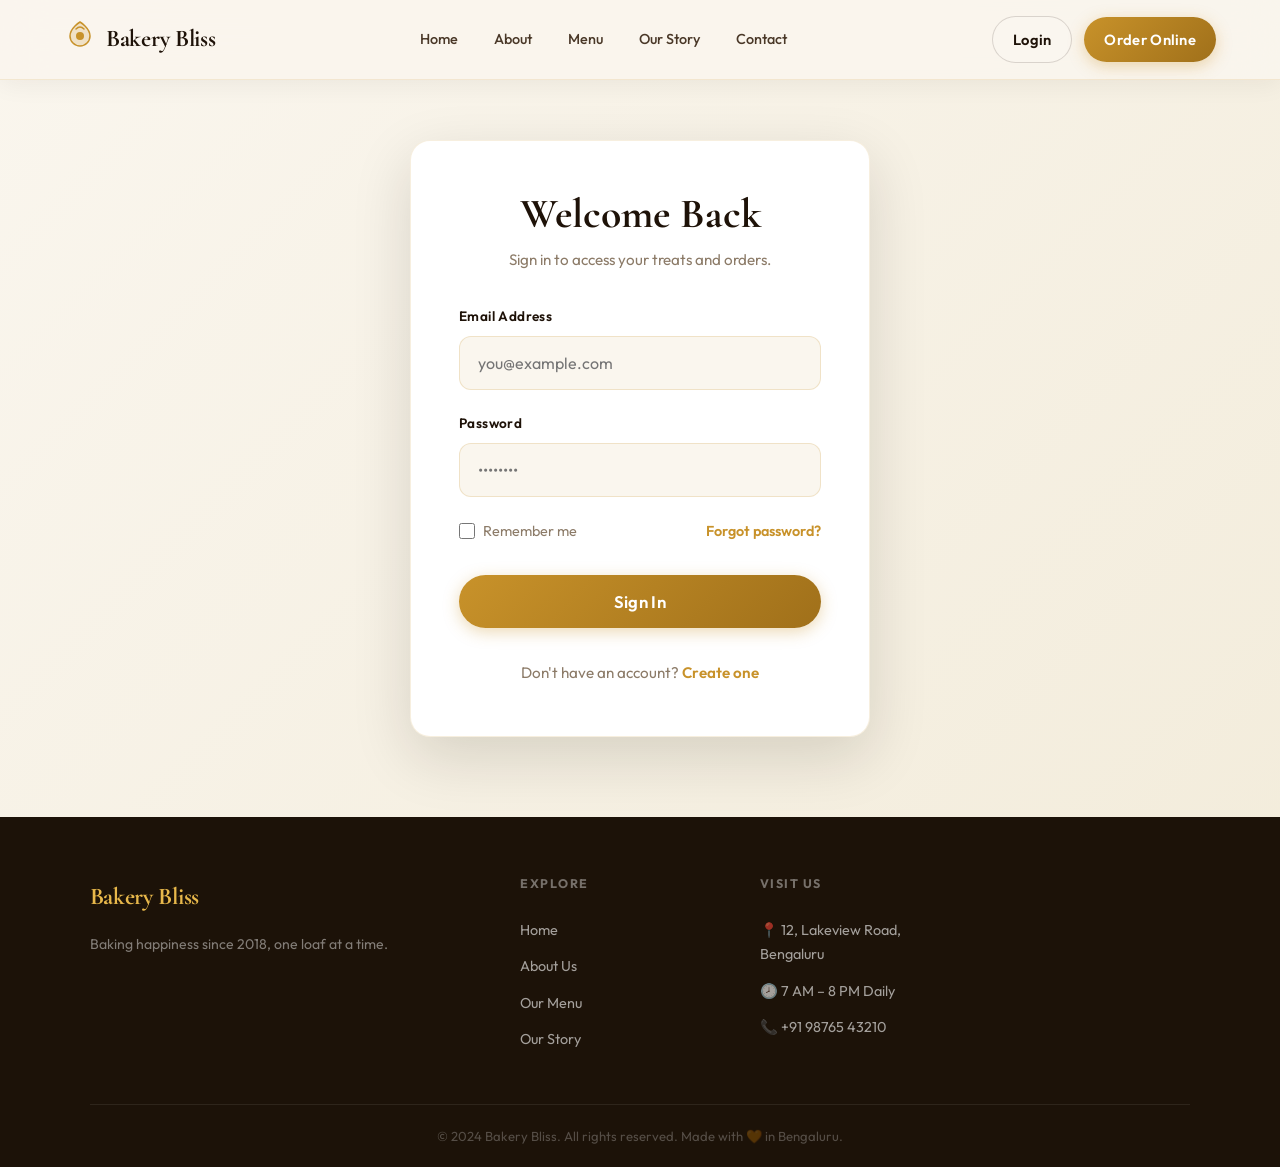
<file: login.html>
<!DOCTYPE html>
<html lang="en">

<head>
    <meta charset="UTF-8">
    <meta name="viewport" content="width=device-width, initial-scale=1.0">
    <title>Sign In | Bakery Bliss</title>
    <meta name="description" content="Sign in to your Bakery Bliss account.">
    <link rel="preconnect" href="https://fonts.googleapis.com">
    <link rel="preconnect" href="https://fonts.gstatic.com" crossorigin>
    <link
        href="https://fonts.googleapis.com/css2?family=Cormorant+Garamond:ital,wght@0,400;0,600;0,700;1,400;1,600&family=Outfit:wght@300;400;500;600;700&display=swap"
        rel="stylesheet">
    <link rel="stylesheet" href="style.css">
</head>

<body class="login-page">

    <!-- Navigation -->
    <header class="navbar scrolled" id="navbar">
        <div class="logo">
            <div class="logo-icon">
                <svg width="32" height="32" viewBox="0 0 32 32" fill="none" xmlns="http://www.w3.org/2000/svg">
                    <path d="M16 3C16 3 6 9 6 17C6 22.5 10.5 27 16 27C21.5 27 26 22.5 26 17C26 9 16 3 16 3Z"
                        fill="#C8922A" opacity="0.2" />
                    <path d="M16 3C16 3 6 9 6 17C6 22.5 10.5 27 16 27C21.5 27 26 22.5 26 17C26 9 16 3 16 3Z"
                        stroke="#C8922A" stroke-width="1.5" fill="none" />
                    <circle cx="16" cy="17" r="4" fill="#C8922A" />
                    <path d="M12 10 Q16 6 20 10" stroke="#C8922A" stroke-width="1.5" fill="none"
                        stroke-linecap="round" />
                </svg>
            </div>
            <a href="index.html" class="logo-text">Bakery Bliss</a>
        </div>
        <nav class="nav-links">
            <a href="index.html">Home</a>
            <a href="index.html#about">About</a>
            <a href="menu.html">Menu</a>
            <a href="index.html#story">Our Story</a>
            <a href="index.html#contact">Contact</a>
        </nav>
        <div class="nav-actions" style="display: flex; gap: 12px; align-items: center;">
            <a href="login.html" class="btn btn-ghost" id="login-btn" style="padding: 10px 20px;">Login</a>
            <a href="menu.html" class="btn btn-primary" id="order-btn" style="padding: 10px 20px;">Order Online</a>
        </div>
        <button class="mobile-menu-btn" id="mobile-menu-btn" aria-label="Open menu">
            <span></span><span></span><span></span>
        </button>
    </header>

    <!-- Mobile Nav -->
    <div class="mobile-nav" id="mobile-nav">
        <a href="index.html">Home</a>
        <a href="index.html#about">About</a>
        <a href="menu.html">Menu</a>
        <a href="index.html#story">Our Story</a>
        <a href="index.html#contact">Contact</a>
        <div style="display: flex; gap: 10px; margin-top: 20px;">
            <a href="login.html" class="btn btn-outline" style="font-size: 1rem;">Login</a>
            <a href="menu.html" class="btn btn-primary" style="font-size: 1rem;">Order Online</a>
        </div>
    </div>

    <!-- Login Section -->
    <section class="auth-section">
        <div class="auth-card">
            <h1 class="auth-title">Welcome Back</h1>
            <p class="auth-subtitle">Sign in to access your treats and orders.</p>

            <form class="auth-form" action="#" method="POST"
                onsubmit="event.preventDefault(); alert('Login functionality coming soon!');">
                <div class="input-group">
                    <label for="email">Email Address</label>
                    <input type="email" id="email" placeholder="you@example.com" required>
                </div>

                <div class="input-group">
                    <label for="password">Password</label>
                    <input type="password" id="password" placeholder="••••••••" required>
                </div>

                <div class="auth-options">
                    <label class="remember-me">
                        <input type="checkbox"> Remember me
                    </label>
                    <a href="#" class="forgot-password">Forgot password?</a>
                </div>

                <button type="submit" class="btn btn-primary btn-full">Sign In</button>
            </form>

            <p class="auth-footer">Don't have an account? <a href="signup.html">Create one</a></p>
        </div>
    </section>

    <!-- Footer -->
    <footer class="footer">
        <div class="footer-inner">
            <div class="footer-brand">
                <span class="logo-text">Bakery Bliss</span>
                <p>Baking happiness since 2018, one loaf at a time.</p>
            </div>
            <div class="footer-links">
                <h4>Explore</h4>
                <a href="index.html">Home</a>
                <a href="index.html#about">About Us</a>
                <a href="menu.html">Our Menu</a>
                <a href="index.html#story">Our Story</a>
            </div>
            <div class="footer-links">
                <h4>Visit Us</h4>
                <a href="#">📍 12, Lakeview Road, Bengaluru</a>
                <a href="#">🕗 7 AM – 8 PM Daily</a>
                <a href="#">📞 +91 98765 43210</a>
            </div>
        </div>
        <div class="footer-bottom">
            <p>© 2024 Bakery Bliss. All rights reserved. Made with 🧡 in Bengaluru.</p>
        </div>
    </footer>

    <script>
        // Mobile menu
        const mobileBtn = document.getElementById('mobile-menu-btn');
        const mobileNav = document.getElementById('mobile-nav');
        mobileBtn.addEventListener('click', () => {
            mobileNav.classList.toggle('open');
            mobileBtn.classList.toggle('active');
        });
    </script>
</body>

</html>
</file>
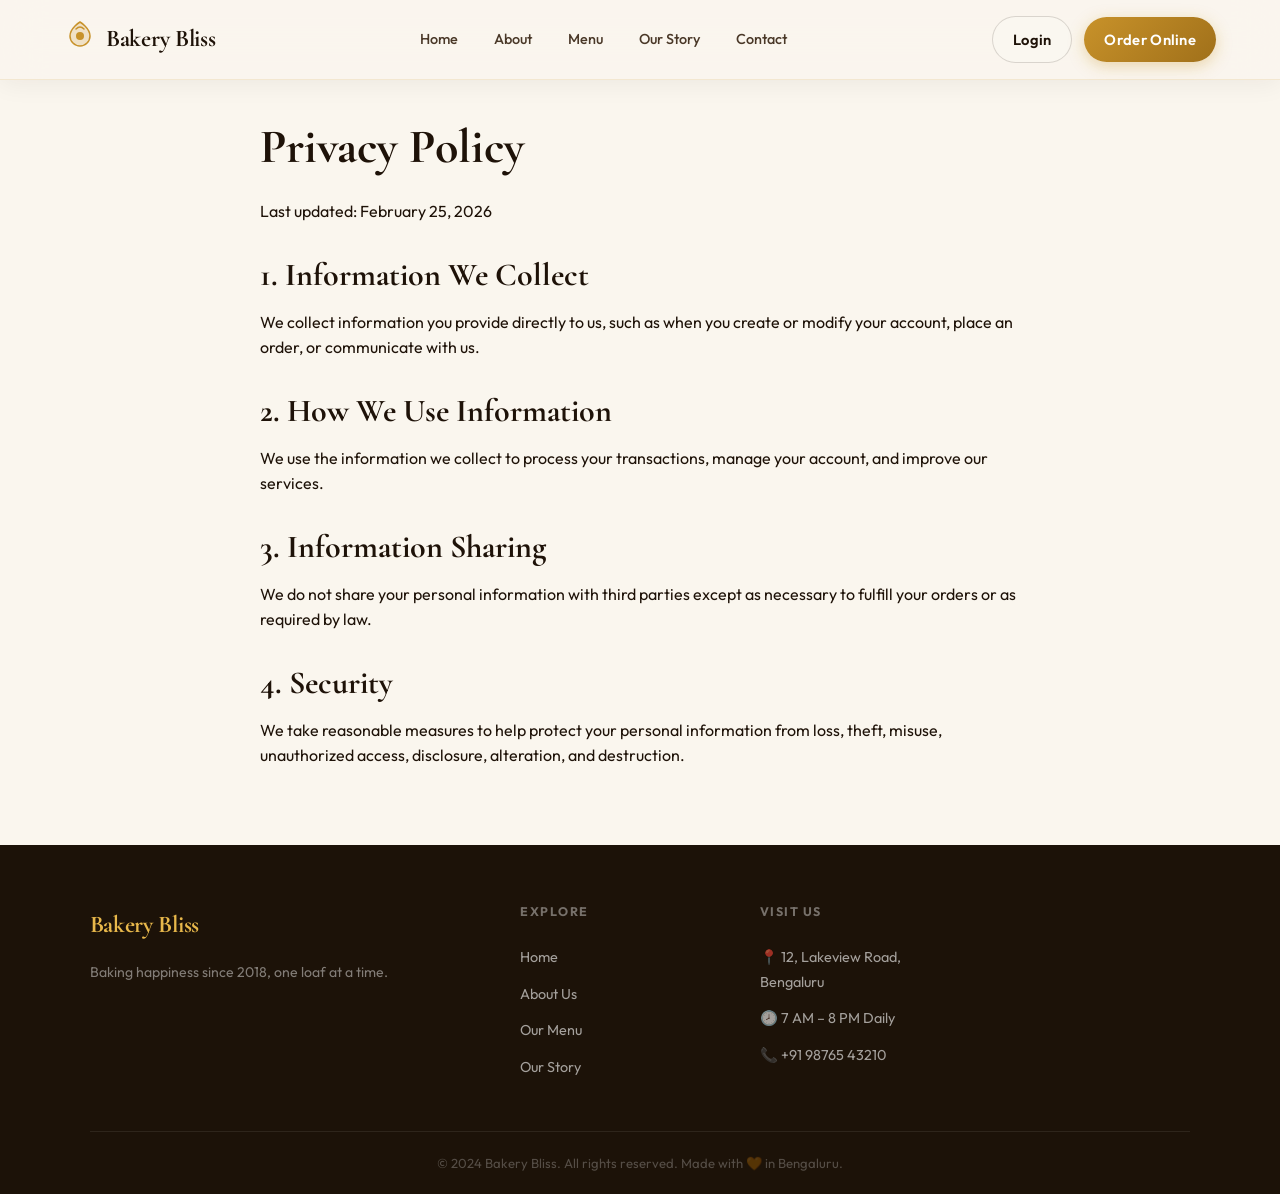
<file: privacy.html>
<!DOCTYPE html>
<html lang="en">

<head>
    <meta charset="UTF-8">
    <meta name="viewport" content="width=device-width, initial-scale=1.0">
    <title>Privacy Policy | Bakery Bliss</title>
    <meta name="description" content="Privacy Policy for Bakery Bliss.">
    <link rel="preconnect" href="https://fonts.googleapis.com">
    <link rel="preconnect" href="https://fonts.gstatic.com" crossorigin>
    <link
        href="https://fonts.googleapis.com/css2?family=Cormorant+Garamond:ital,wght@0,400;0,600;0,700;1,400;1,600&family=Outfit:wght@300;400;500;600;700&display=swap"
        rel="stylesheet">
    <link rel="stylesheet" href="style.css">
</head>

<body>
    <!-- Navigation -->
    <header class="navbar scrolled" id="navbar">
        <div class="logo">
            <div class="logo-icon">
                <svg width="32" height="32" viewBox="0 0 32 32" fill="none" xmlns="http://www.w3.org/2000/svg">
                    <path d="M16 3C16 3 6 9 6 17C6 22.5 10.5 27 16 27C21.5 27 26 22.5 26 17C26 9 16 3 16 3Z"
                        fill="#C8922A" opacity="0.2" />
                    <path d="M16 3C16 3 6 9 6 17C6 22.5 10.5 27 16 27C21.5 27 26 22.5 26 17C26 9 16 3 16 3Z"
                        stroke="#C8922A" stroke-width="1.5" fill="none" />
                    <circle cx="16" cy="17" r="4" fill="#C8922A" />
                    <path d="M12 10 Q16 6 20 10" stroke="#C8922A" stroke-width="1.5" fill="none"
                        stroke-linecap="round" />
                </svg>
            </div>
            <a href="index.html" class="logo-text">Bakery Bliss</a>
        </div>
        <nav class="nav-links">
            <a href="index.html">Home</a>
            <a href="index.html#about">About</a>
            <a href="menu.html">Menu</a>
            <a href="index.html#story">Our Story</a>
            <a href="index.html#contact">Contact</a>
        </nav>
        <div class="nav-actions" style="display: flex; gap: 12px; align-items: center;">
            <a href="login.html" class="btn btn-ghost" id="login-btn" style="padding: 10px 20px;">Login</a>
            <a href="menu.html" class="btn btn-primary" id="order-btn" style="padding: 10px 20px;">Order Online</a>
        </div>
        <button class="mobile-menu-btn" id="mobile-menu-btn" aria-label="Open menu">
            <span></span><span></span><span></span>
        </button>
    </header>

    <!-- Mobile Nav -->
    <div class="mobile-nav" id="mobile-nav">
        <a href="index.html">Home</a>
        <a href="index.html#about">About</a>
        <a href="menu.html">Menu</a>
        <a href="index.html#story">Our Story</a>
        <a href="index.html#contact">Contact</a>
        <div style="display: flex; gap: 10px; margin-top: 20px;">
            <a href="login.html" class="btn btn-outline" style="font-size: 1rem;">Login</a>
            <a href="menu.html" class="btn btn-primary" style="font-size: 1rem;">Order Online</a>
        </div>
    </div>

    <!-- Main Content -->
    <main style="padding: 120px 20px 60px; max-width: 800px; margin: 0 auto; line-height: 1.6;">
        <h1
            style="font-family: 'Cormorant Garamond', serif; font-size: 3rem; color: var(--text-dark); margin-bottom: 24px;">
            Privacy Policy</h1>
        <p style="color: var(--text-color); margin-bottom: 24px;">Last updated: February 25, 2026</p>

        <h2
            style="font-family: 'Cormorant Garamond', serif; font-size: 2rem; color: var(--text-dark); margin-top: 32px; margin-bottom: 16px;">
            1. Information We Collect</h2>
        <p style="color: var(--text-color); margin-bottom: 16px;">We collect information you provide directly to us,
            such as when you create or modify your account, place an order, or communicate with us.</p>

        <h2
            style="font-family: 'Cormorant Garamond', serif; font-size: 2rem; color: var(--text-dark); margin-top: 32px; margin-bottom: 16px;">
            2. How We Use Information</h2>
        <p style="color: var(--text-color); margin-bottom: 16px;">We use the information we collect to process your
            transactions, manage your account, and improve our services.</p>

        <h2
            style="font-family: 'Cormorant Garamond', serif; font-size: 2rem; color: var(--text-dark); margin-top: 32px; margin-bottom: 16px;">
            3. Information Sharing</h2>
        <p style="color: var(--text-color); margin-bottom: 16px;">We do not share your personal information with third
            parties except as necessary to fulfill your orders or as required by law.</p>

        <h2
            style="font-family: 'Cormorant Garamond', serif; font-size: 2rem; color: var(--text-dark); margin-top: 32px; margin-bottom: 16px;">
            4. Security</h2>
        <p style="color: var(--text-color); margin-bottom: 16px;">We take reasonable measures to help protect your
            personal information from loss, theft, misuse, unauthorized access, disclosure, alteration, and destruction.
        </p>
    </main>

    <!-- Footer -->
    <footer class="footer">
        <div class="footer-inner">
            <div class="footer-brand">
                <span class="logo-text">Bakery Bliss</span>
                <p>Baking happiness since 2018, one loaf at a time.</p>
            </div>
            <div class="footer-links">
                <h4>Explore</h4>
                <a href="index.html">Home</a>
                <a href="index.html#about">About Us</a>
                <a href="menu.html">Our Menu</a>
                <a href="index.html#story">Our Story</a>
            </div>
            <div class="footer-links">
                <h4>Visit Us</h4>
                <a href="#">📍 12, Lakeview Road, Bengaluru</a>
                <a href="#">🕗 7 AM – 8 PM Daily</a>
                <a href="#">📞 +91 98765 43210</a>
            </div>
        </div>
        <div class="footer-bottom">
            <p>© 2024 Bakery Bliss. All rights reserved. Made with 🧡 in Bengaluru.</p>
        </div>
    </footer>

    <script>
        // Mobile menu
        const mobileBtn = document.getElementById('mobile-menu-btn');
        const mobileNav = document.getElementById('mobile-nav');
        mobileBtn.addEventListener('click', () => {
            mobileNav.classList.toggle('open');
            mobileBtn.classList.toggle('active');
        });
    </script>
</body>

</html>
</file>
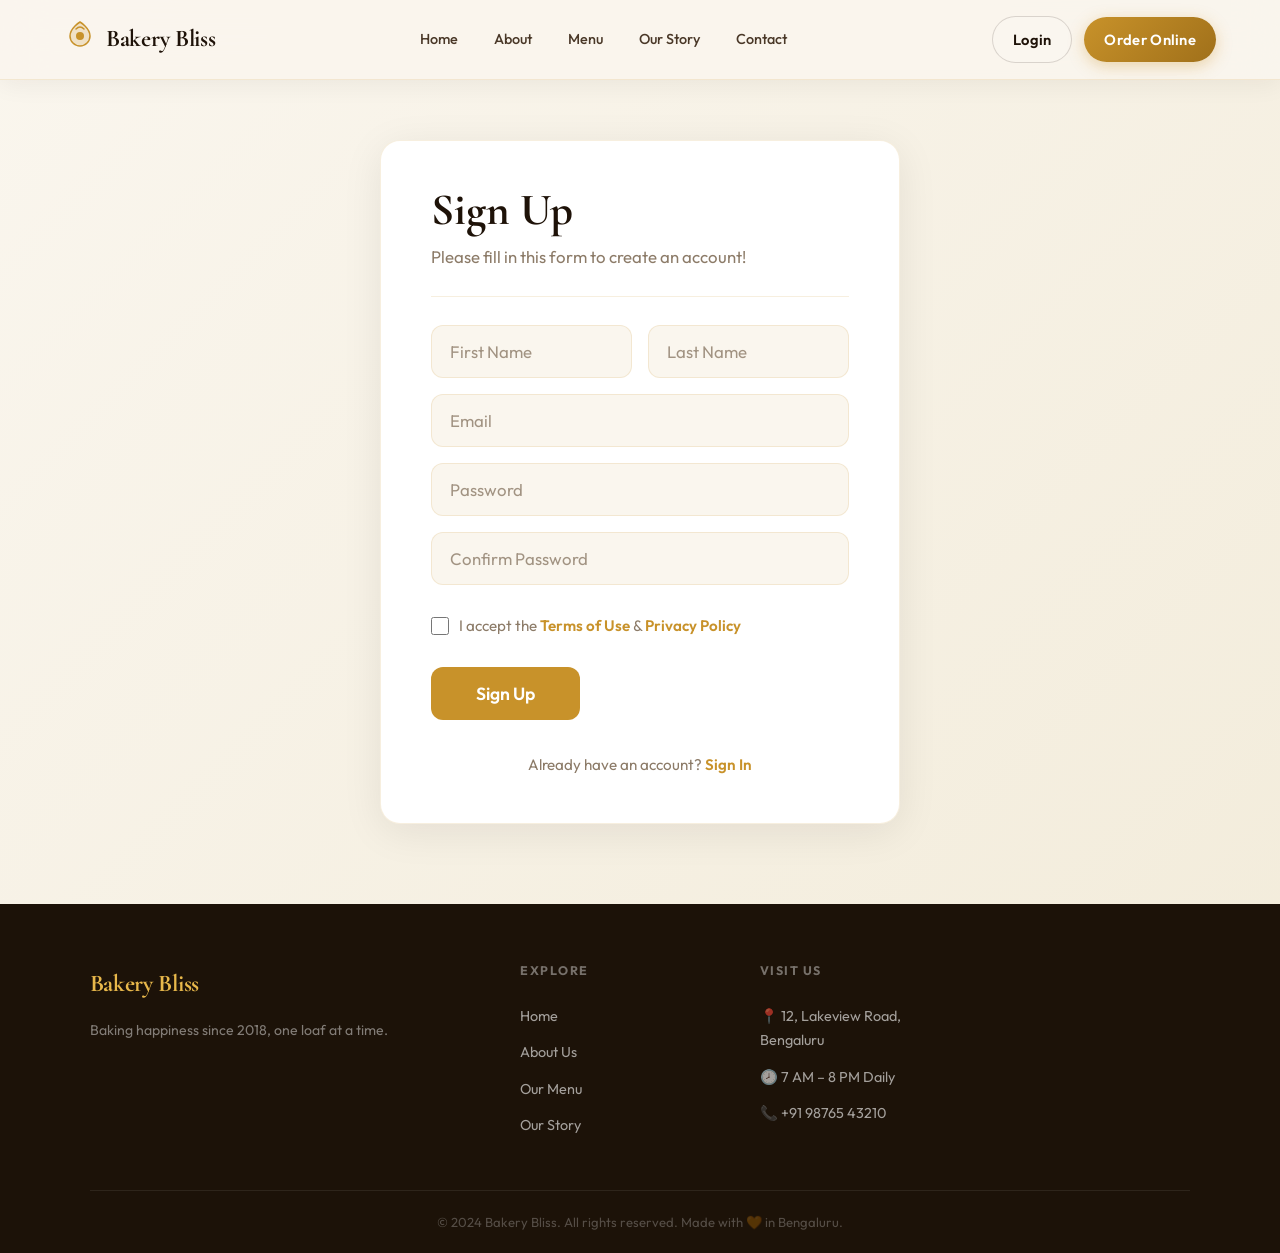
<file: signup.html>
<!DOCTYPE html>
<html lang="en">

<head>
    <meta charset="UTF-8">
    <meta name="viewport" content="width=device-width, initial-scale=1.0">
    <title>Create Account | Bakery Bliss</title>
    <meta name="description" content="Create a new Bakery Bliss account to order online.">
    <link rel="preconnect" href="https://fonts.googleapis.com">
    <link rel="preconnect" href="https://fonts.gstatic.com" crossorigin>
    <link
        href="https://fonts.googleapis.com/css2?family=Cormorant+Garamond:ital,wght@0,400;0,600;0,700;1,400;1,600&family=Outfit:wght@300;400;500;600;700&display=swap"
        rel="stylesheet">
    <link rel="stylesheet" href="style.css">
</head>

<body class="login-page">

    <!-- Navigation -->
    <header class="navbar scrolled" id="navbar">
        <div class="logo">
            <div class="logo-icon">
                <svg width="32" height="32" viewBox="0 0 32 32" fill="none" xmlns="http://www.w3.org/2000/svg">
                    <path d="M16 3C16 3 6 9 6 17C6 22.5 10.5 27 16 27C21.5 27 26 22.5 26 17C26 9 16 3 16 3Z"
                        fill="#C8922A" opacity="0.2" />
                    <path d="M16 3C16 3 6 9 6 17C6 22.5 10.5 27 16 27C21.5 27 26 22.5 26 17C26 9 16 3 16 3Z"
                        stroke="#C8922A" stroke-width="1.5" fill="none" />
                    <circle cx="16" cy="17" r="4" fill="#C8922A" />
                    <path d="M12 10 Q16 6 20 10" stroke="#C8922A" stroke-width="1.5" fill="none"
                        stroke-linecap="round" />
                </svg>
            </div>
            <a href="index.html" class="logo-text">Bakery Bliss</a>
        </div>
        <nav class="nav-links">
            <a href="index.html">Home</a>
            <a href="index.html#about">About</a>
            <a href="menu.html">Menu</a>
            <a href="index.html#story">Our Story</a>
            <a href="index.html#contact">Contact</a>
        </nav>
        <div class="nav-actions" style="display: flex; gap: 12px; align-items: center;">
            <a href="login.html" class="btn btn-ghost" id="login-btn" style="padding: 10px 20px;">Login</a>
            <a href="menu.html" class="btn btn-primary" id="order-btn" style="padding: 10px 20px;">Order Online</a>
        </div>
        <button class="mobile-menu-btn" id="mobile-menu-btn" aria-label="Open menu">
            <span></span><span></span><span></span>
        </button>
    </header>

    <!-- Mobile Nav -->
    <div class="mobile-nav" id="mobile-nav">
        <a href="index.html">Home</a>
        <a href="index.html#about">About</a>
        <a href="menu.html">Menu</a>
        <a href="index.html#story">Our Story</a>
        <a href="index.html#contact">Contact</a>
        <div style="display: flex; gap: 10px; margin-top: 20px;">
            <a href="login.html" class="btn btn-outline" style="font-size: 1rem;">Login</a>
            <a href="menu.html" class="btn btn-primary" style="font-size: 1rem;">Order Online</a>
        </div>
    </div>

    <!-- Sign Up Section -->
    <section class="auth-section">
        <div class="ref-signup-card">
            <h1 class="ref-signup-title">Sign Up</h1>
            <p class="ref-signup-subtitle">Please fill in this form to create an account!</p>

            <div class="ref-signup-divider"></div>

            <form action="#" method="POST"
                onsubmit="event.preventDefault(); alert('Sign up functionality coming soon!');">
                <div class="ref-input-row">
                    <div>
                        <input type="text" class="ref-input" placeholder="First Name" required>
                    </div>
                    <div>
                        <input type="text" class="ref-input" placeholder="Last Name" required>
                    </div>
                </div>

                <div class="ref-form-group">
                    <input type="email" class="ref-input" placeholder="Email" required>
                </div>

                <div class="ref-form-group">
                    <input type="password" class="ref-input" placeholder="Password" required>
                </div>

                <div class="ref-form-group">
                    <input type="password" class="ref-input" placeholder="Confirm Password" required>
                </div>

                <div class="ref-checkbox-group">
                    <input type="checkbox" id="terms" required>
                    <label for="terms">I accept the <a href="terms.html">Terms of Use</a> & <a
                            href="privacy.html">Privacy Policy</a></label>
                </div>

                <button type="submit" class="ref-btn">Sign Up</button>
            </form>

            <div style="margin-top: 32px; font-size: 0.95rem; color: var(--text-muted); text-align: center;">
                Already have an account? <a href="login.html"
                    style="color: var(--gold); font-weight: 600; text-decoration: none;">Sign In</a>
            </div>
        </div>
    </section>

    <!-- Footer -->
    <footer class="footer">
        <div class="footer-inner">
            <div class="footer-brand">
                <span class="logo-text">Bakery Bliss</span>
                <p>Baking happiness since 2018, one loaf at a time.</p>
            </div>
            <div class="footer-links">
                <h4>Explore</h4>
                <a href="index.html">Home</a>
                <a href="index.html#about">About Us</a>
                <a href="menu.html">Our Menu</a>
                <a href="index.html#story">Our Story</a>
            </div>
            <div class="footer-links">
                <h4>Visit Us</h4>
                <a href="#">📍 12, Lakeview Road, Bengaluru</a>
                <a href="#">🕗 7 AM – 8 PM Daily</a>
                <a href="#">📞 +91 98765 43210</a>
            </div>
        </div>
        <div class="footer-bottom">
            <p>© 2024 Bakery Bliss. All rights reserved. Made with 🧡 in Bengaluru.</p>
        </div>
    </footer>

    <script>
        // Mobile menu
        const mobileBtn = document.getElementById('mobile-menu-btn');
        const mobileNav = document.getElementById('mobile-nav');
        mobileBtn.addEventListener('click', () => {
            mobileNav.classList.toggle('open');
            mobileBtn.classList.toggle('active');
        });
    </script>
</body>

</html>
</file>
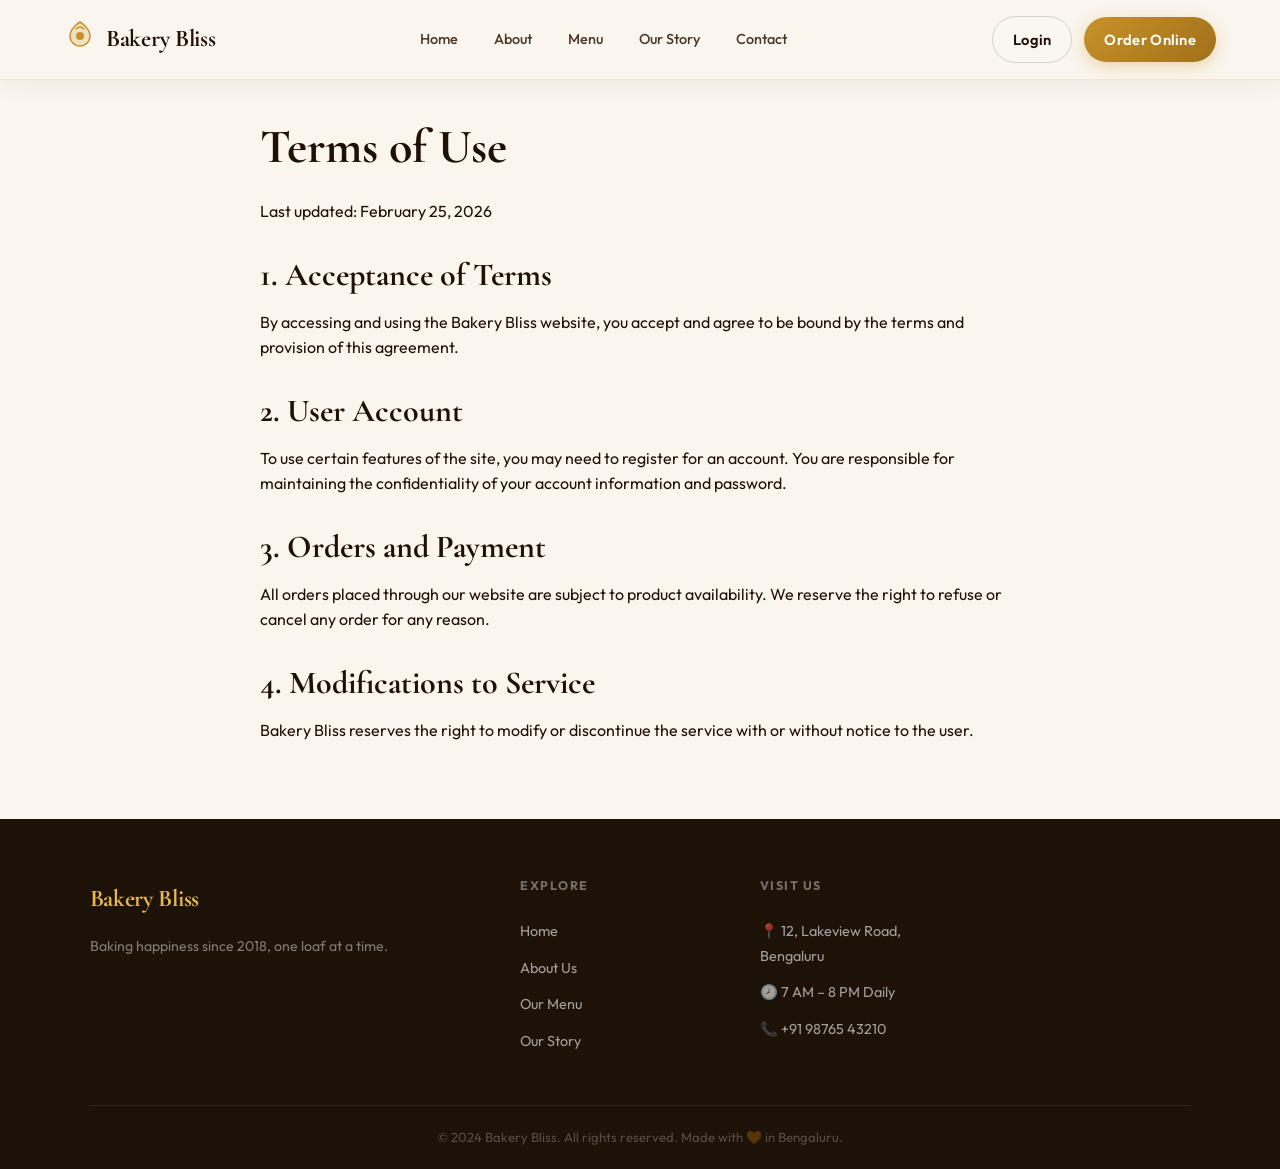
<file: terms.html>
<!DOCTYPE html>
<html lang="en">

<head>
    <meta charset="UTF-8">
    <meta name="viewport" content="width=device-width, initial-scale=1.0">
    <title>Terms of Use | Bakery Bliss</title>
    <meta name="description" content="Terms of Use for Bakery Bliss.">
    <link rel="preconnect" href="https://fonts.googleapis.com">
    <link rel="preconnect" href="https://fonts.gstatic.com" crossorigin>
    <link
        href="https://fonts.googleapis.com/css2?family=Cormorant+Garamond:ital,wght@0,400;0,600;0,700;1,400;1,600&family=Outfit:wght@300;400;500;600;700&display=swap"
        rel="stylesheet">
    <link rel="stylesheet" href="style.css">
</head>

<body>
    <!-- Navigation -->
    <header class="navbar scrolled" id="navbar">
        <div class="logo">
            <div class="logo-icon">
                <svg width="32" height="32" viewBox="0 0 32 32" fill="none" xmlns="http://www.w3.org/2000/svg">
                    <path d="M16 3C16 3 6 9 6 17C6 22.5 10.5 27 16 27C21.5 27 26 22.5 26 17C26 9 16 3 16 3Z"
                        fill="#C8922A" opacity="0.2" />
                    <path d="M16 3C16 3 6 9 6 17C6 22.5 10.5 27 16 27C21.5 27 26 22.5 26 17C26 9 16 3 16 3Z"
                        stroke="#C8922A" stroke-width="1.5" fill="none" />
                    <circle cx="16" cy="17" r="4" fill="#C8922A" />
                    <path d="M12 10 Q16 6 20 10" stroke="#C8922A" stroke-width="1.5" fill="none"
                        stroke-linecap="round" />
                </svg>
            </div>
            <a href="index.html" class="logo-text">Bakery Bliss</a>
        </div>
        <nav class="nav-links">
            <a href="index.html">Home</a>
            <a href="index.html#about">About</a>
            <a href="menu.html">Menu</a>
            <a href="index.html#story">Our Story</a>
            <a href="index.html#contact">Contact</a>
        </nav>
        <div class="nav-actions" style="display: flex; gap: 12px; align-items: center;">
            <a href="login.html" class="btn btn-ghost" id="login-btn" style="padding: 10px 20px;">Login</a>
            <a href="menu.html" class="btn btn-primary" id="order-btn" style="padding: 10px 20px;">Order Online</a>
        </div>
        <button class="mobile-menu-btn" id="mobile-menu-btn" aria-label="Open menu">
            <span></span><span></span><span></span>
        </button>
    </header>

    <!-- Mobile Nav -->
    <div class="mobile-nav" id="mobile-nav">
        <a href="index.html">Home</a>
        <a href="index.html#about">About</a>
        <a href="menu.html">Menu</a>
        <a href="index.html#story">Our Story</a>
        <a href="index.html#contact">Contact</a>
        <div style="display: flex; gap: 10px; margin-top: 20px;">
            <a href="login.html" class="btn btn-outline" style="font-size: 1rem;">Login</a>
            <a href="menu.html" class="btn btn-primary" style="font-size: 1rem;">Order Online</a>
        </div>
    </div>

    <!-- Main Content -->
    <main style="padding: 120px 20px 60px; max-width: 800px; margin: 0 auto; line-height: 1.6;">
        <h1 style="font-family: 'Cormorant Garamond', serif; font-size: 3rem; color: var(--text-dark); margin-bottom: 24px;">Terms of Use</h1>
        <p style="color: var(--text-color); margin-bottom: 24px;">Last updated: February 25, 2026</p>
        
        <h2 style="font-family: 'Cormorant Garamond', serif; font-size: 2rem; color: var(--text-dark); margin-top: 32px; margin-bottom: 16px;">1. Acceptance of Terms</h2>
        <p style="color: var(--text-color); margin-bottom: 16px;">By accessing and using the Bakery Bliss website, you accept and agree to be bound by the terms and provision of this agreement.</p>
        
        <h2 style="font-family: 'Cormorant Garamond', serif; font-size: 2rem; color: var(--text-dark); margin-top: 32px; margin-bottom: 16px;">2. User Account</h2>
        <p style="color: var(--text-color); margin-bottom: 16px;">To use certain features of the site, you may need to register for an account. You are responsible for maintaining the confidentiality of your account information and password.</p>
        
        <h2 style="font-family: 'Cormorant Garamond', serif; font-size: 2rem; color: var(--text-dark); margin-top: 32px; margin-bottom: 16px;">3. Orders and Payment</h2>
        <p style="color: var(--text-color); margin-bottom: 16px;">All orders placed through our website are subject to product availability. We reserve the right to refuse or cancel any order for any reason.</p>
        
        <h2 style="font-family: 'Cormorant Garamond', serif; font-size: 2rem; color: var(--text-dark); margin-top: 32px; margin-bottom: 16px;">4. Modifications to Service</h2>
        <p style="color: var(--text-color); margin-bottom: 16px;">Bakery Bliss reserves the right to modify or discontinue the service with or without notice to the user.</p>
    </main>

    <!-- Footer -->
    <footer class="footer">
        <div class="footer-inner">
            <div class="footer-brand">
                <span class="logo-text">Bakery Bliss</span>
                <p>Baking happiness since 2018, one loaf at a time.</p>
            </div>
            <div class="footer-links">
                <h4>Explore</h4>
                <a href="index.html">Home</a>
                <a href="index.html#about">About Us</a>
                <a href="menu.html">Our Menu</a>
                <a href="index.html#story">Our Story</a>
            </div>
            <div class="footer-links">
                <h4>Visit Us</h4>
                <a href="#">📍 12, Lakeview Road, Bengaluru</a>
                <a href="#">🕗 7 AM – 8 PM Daily</a>
                <a href="#">📞 +91 98765 43210</a>
            </div>
        </div>
        <div class="footer-bottom">
            <p>© 2024 Bakery Bliss. All rights reserved. Made with 🧡 in Bengaluru.</p>
        </div>
    </footer>

    <script>
        // Mobile menu
        const mobileBtn = document.getElementById('mobile-menu-btn');
        const mobileNav = document.getElementById('mobile-nav');
        mobileBtn.addEventListener('click', () => {
            mobileNav.classList.toggle('open');
            mobileBtn.classList.toggle('active');
        });
    </script>
</body>

</html>
</file>
<file: style.css>
/* ============================================================
   BAKERY BLISS — Luxury Design System
   ============================================================ */

/* ---- Fonts & Variables ---- */
:root {
    --gold: #C8922A;
    --gold-light: #E8B84B;
    --gold-dim: rgba(200, 146, 42, 0.15);
    --cream: #FAF6EE;
    --cream-dark: #F2EBD9;
    --brown-dark: #1C1208;
    --brown-mid: #3D2B0E;
    --text-dark: #1E1208;
    --text-mid: #4A3828;
    --text-muted: #8C7B68;
    --white: #FFFFFF;
    --card-bg: #FFFFFF;
    --border: rgba(200, 146, 42, 0.15);

    --font-display: 'Cormorant Garamond', Georgia, serif;
    --font-body: 'Outfit', sans-serif;

    --radius-sm: 12px;
    --radius-md: 20px;
    --radius-lg: 32px;
    --shadow-card: 0 8px 40px rgba(28, 18, 8, 0.08);
    --shadow-hover: 0 20px 60px rgba(28, 18, 8, 0.14);

    --transition: all 0.35s cubic-bezier(0.4, 0, 0.2, 1);
}

/* ---- Reset ---- */
*,
*::before,
*::after {
    margin: 0;
    padding: 0;
    box-sizing: border-box;
}

html {
    scroll-behavior: smooth;
}

body {
    font-family: var(--font-body);
    background-color: var(--cream);
    color: var(--text-dark);
    line-height: 1.7;
    overflow-x: hidden;
}

img {
    display: block;
    width: 100%;
    object-fit: cover;
}

a {
    text-decoration: none;
    color: inherit;
    transition: var(--transition);
}

/* ============================================================
   TYPOGRAPHY
   ============================================================ */
h1,
h2,
h3,
h4 {
    font-family: var(--font-display);
    font-weight: 700;
    line-height: 1.15;
}

.section-eyebrow {
    font-family: var(--font-body);
    font-size: 0.8rem;
    font-weight: 600;
    letter-spacing: 0.18em;
    text-transform: uppercase;
    color: var(--gold);
    margin-bottom: 12px;
    display: block;
}

.section-title {
    font-size: clamp(2.4rem, 4vw, 3.4rem);
    color: var(--text-dark);
    letter-spacing: -0.5px;
}

em {
    font-style: italic;
    color: var(--gold);
}

/* ============================================================
   BUTTONS
   ============================================================ */
.btn {
    display: inline-flex;
    align-items: center;
    gap: 8px;
    padding: 12px 28px;
    border-radius: 50px;
    font-family: var(--font-body);
    font-weight: 600;
    font-size: 0.92rem;
    cursor: pointer;
    border: none;
    transition: var(--transition);
    letter-spacing: 0.02em;
    white-space: nowrap;
}

.btn-primary {
    background: linear-gradient(135deg, var(--gold) 0%, #A0701A 100%);
    color: var(--white);
    box-shadow: 0 4px 16px rgba(200, 146, 42, 0.35);
}

.btn-primary:hover {
    transform: translateY(-2px);
    box-shadow: 0 8px 28px rgba(200, 146, 42, 0.45);
}

.btn-outline {
    background: transparent;
    color: var(--gold);
    border: 1.5px solid var(--gold);
}

.btn-outline:hover {
    background: var(--gold-dim);
    transform: translateY(-2px);
}

.btn-ghost {
    background: rgba(255, 255, 255, 0.12);
    color: var(--text-dark);
    border: 1.5px solid rgba(28, 18, 8, 0.15);
}

.btn-ghost:hover {
    background: rgba(28, 18, 8, 0.05);
    transform: translateY(-2px);
}

.btn-gold {
    background: linear-gradient(135deg, var(--gold-light) 0%, var(--gold) 100%);
    color: var(--brown-dark);
    font-weight: 700;
    box-shadow: 0 4px 20px rgba(232, 184, 75, 0.4);
}

.btn-gold:hover {
    transform: translateY(-2px);
    box-shadow: 0 8px 32px rgba(232, 184, 75, 0.55);
}

.btn-large {
    padding: 16px 40px;
    font-size: 1rem;
}

.btn-sm {
    padding: 8px 18px;
    font-size: 0.82rem;
}

/* ============================================================
   NAVBAR
   ============================================================ */
.navbar {
    position: fixed;
    top: 0;
    left: 0;
    right: 0;
    z-index: 1000;
    display: flex;
    align-items: center;
    justify-content: space-between;
    padding: 22px 5%;
    transition: var(--transition);
}

.navbar.scrolled {
    background: rgba(250, 246, 238, 0.9);
    backdrop-filter: blur(20px);
    -webkit-backdrop-filter: blur(20px);
    border-bottom: 1px solid var(--border);
    padding: 16px 5%;
    box-shadow: 0 4px 24px rgba(28, 18, 8, 0.06);
}

.logo {
    display: flex;
    align-items: center;
    gap: 10px;
}

.logo-text {
    font-family: var(--font-display);
    font-size: 1.5rem;
    font-weight: 700;
    color: var(--text-dark);
    letter-spacing: -0.3px;
}

.nav-links {
    display: flex;
    gap: 36px;
}

.nav-links a {
    font-size: 0.9rem;
    font-weight: 500;
    color: var(--text-mid);
    position: relative;
}

.nav-links a.active {
    color: var(--gold);
}

.nav-links a::after {
    content: '';
    position: absolute;
    width: 0;
    height: 1.5px;
    bottom: -4px;
    left: 0;
    background: var(--gold);
    transition: var(--transition);
}

.nav-links a:hover {
    color: var(--gold);
}

.nav-links a:hover::after,
.nav-links a.active::after {
    width: 100%;
}

/* Cart count badge */
.cart-count {
    display: inline-flex;
    align-items: center;
    justify-content: center;
    width: 20px;
    height: 20px;
    border-radius: 50%;
    background: var(--brown-dark);
    color: var(--white);
    font-size: 0.7rem;
    font-weight: 700;
}

/* Mobile menu button */
.mobile-menu-btn {
    display: none;
    flex-direction: column;
    gap: 5px;
    background: none;
    border: none;
    cursor: pointer;
    padding: 4px;
}

.mobile-menu-btn span {
    display: block;
    width: 24px;
    height: 2px;
    background: var(--text-dark);
    border-radius: 2px;
    transition: var(--transition);
}

.mobile-menu-btn.active span:nth-child(1) {
    transform: translateY(7px) rotate(45deg);
}

.mobile-menu-btn.active span:nth-child(2) {
    opacity: 0;
}

.mobile-menu-btn.active span:nth-child(3) {
    transform: translateY(-7px) rotate(-45deg);
}

/* Mobile Nav Drawer */
.mobile-nav {
    display: none;
    position: fixed;
    top: 0;
    left: 0;
    right: 0;
    background: var(--cream);
    padding: 100px 5% 40px;
    z-index: 999;
    flex-direction: column;
    gap: 20px;
    transform: translateY(-100%);
    transition: transform 0.4s cubic-bezier(0.4, 0, 0.2, 1);
    box-shadow: 0 10px 40px rgba(28, 18, 8, 0.1);
}

.mobile-nav.open {
    transform: translateY(0);
}

.mobile-nav a {
    font-size: 1.4rem;
    font-family: var(--font-display);
    font-weight: 600;
    color: var(--text-dark);
}

/* ============================================================
   HERO SECTION
   ============================================================ */
.hero {
    min-height: 100vh;
    display: grid;
    grid-template-columns: 1fr 1fr;
    align-items: center;
    gap: 60px;
    padding: 140px 7% 80px;
    position: relative;
    background: radial-gradient(ellipse at 80% 40%, rgba(200, 146, 42, 0.06) 0%, transparent 60%),
        radial-gradient(ellipse at 10% 80%, rgba(200, 146, 42, 0.04) 0%, transparent 50%),
        var(--cream);
}

.hero-content {
    max-width: 560px;
}

.hero-eyebrow {
    font-size: 0.78rem;
    font-weight: 600;
    letter-spacing: 0.2em;
    text-transform: uppercase;
    color: var(--gold);
    margin-bottom: 20px;
    display: flex;
    align-items: center;
    gap: 10px;
}

.hero-eyebrow::before {
    content: '';
    display: inline-block;
    width: 30px;
    height: 1px;
    background: var(--gold);
}

.hero-title {
    font-size: clamp(3.2rem, 5vw, 4.8rem);
    letter-spacing: -1px;
    color: var(--text-dark);
    margin-bottom: 24px;
    line-height: 1.08;
}

.hero-subtitle {
    font-size: 1.05rem;
    color: var(--text-muted);
    margin-bottom: 40px;
    max-width: 440px;
    line-height: 1.8;
}

.hero-cta-group {
    display: flex;
    gap: 14px;
    flex-wrap: wrap;
}

/* Hero Visual */
.hero-visual {
    position: relative;
}

.hero-video-frame {
    border-radius: var(--radius-lg);
    overflow: hidden;
    box-shadow: 0 32px 80px rgba(28, 18, 8, 0.18);
    position: relative;
}

.hero-video {
    width: 100%;
    height: auto;
    display: block;
}

.video-overlay-badge {
    position: absolute;
    bottom: 20px;
    right: 20px;
    background: rgba(250, 246, 238, 0.9);
    backdrop-filter: blur(10px);
    border: 1px solid var(--border);
    border-radius: 50px;
    padding: 8px 18px;
    font-size: 0.8rem;
    font-weight: 600;
    color: var(--gold);
    display: flex;
    align-items: center;
    gap: 6px;
    letter-spacing: 0.05em;
}

.badge-icon {
    font-size: 0.7rem;
}

/* Floating card */
.hero-float-card {
    position: absolute;
    bottom: -24px;
    left: -30px;
    background: var(--white);
    border-radius: var(--radius-md);
    padding: 16px 20px;
    display: flex;
    align-items: center;
    gap: 14px;
    box-shadow: 0 12px 40px rgba(28, 18, 8, 0.12);
    border: 1px solid var(--border);
    animation: floatCard 3s ease-in-out infinite;
}

@keyframes floatCard {

    0%,
    100% {
        transform: translateY(0);
    }

    50% {
        transform: translateY(-8px);
    }
}

.float-card-icon {
    font-size: 2rem;
}

.float-card-label {
    font-size: 0.72rem;
    color: var(--text-muted);
    font-weight: 500;
    text-transform: uppercase;
    letter-spacing: 0.08em;
}

.float-card-title {
    font-family: var(--font-display);
    font-size: 1.1rem;
    font-weight: 600;
    color: var(--text-dark);
}

/* Scroll indicator */
.hero-scroll-indicator {
    position: absolute;
    bottom: 32px;
    left: 50%;
    transform: translateX(-50%);
    display: flex;
    flex-direction: column;
    align-items: center;
    gap: 8px;
    font-size: 0.72rem;
    color: var(--text-muted);
    letter-spacing: 0.1em;
    text-transform: uppercase;
}

.scroll-dot {
    width: 6px;
    height: 6px;
    background: var(--gold);
    border-radius: 50%;
    animation: scrollBounce 1.5s ease-in-out infinite;
}

@keyframes scrollBounce {

    0%,
    100% {
        transform: translateY(0);
        opacity: 1;
    }

    50% {
        transform: translateY(6px);
        opacity: 0.4;
    }
}

/* ============================================================
   STATS BANNER
   ============================================================ */
.stats-banner {
    background: linear-gradient(135deg, var(--brown-dark) 0%, var(--brown-mid) 100%);
    padding: 50px 7%;
}

.stats-inner {
    max-width: 1100px;
    margin: 0 auto;
    display: flex;
    justify-content: space-between;
    align-items: center;
    gap: 20px;
}

.stat-item {
    text-align: center;
}

.stat-number {
    display: block;
    font-family: var(--font-display);
    font-size: 2.8rem;
    font-weight: 700;
    color: var(--gold-light);
    line-height: 1;
    margin-bottom: 4px;
}

.stat-label {
    font-size: 0.82rem;
    color: rgba(255, 255, 255, 0.6);
    letter-spacing: 0.05em;
    text-transform: uppercase;
}

.stat-divider {
    width: 1px;
    height: 60px;
    background: rgba(255, 255, 255, 0.1);
}

/* ============================================================
   FEATURES SECTION
   ============================================================ */
.features {
    padding: 100px 7%;
    max-width: 1200px;
    margin: 0 auto;
}

.section-header {
    text-align: center;
    margin-bottom: 64px;
}

.features-grid {
    display: grid;
    grid-template-columns: repeat(3, 1fr);
    gap: 28px;
}

.feature-card {
    padding: 40px 32px;
    border-radius: var(--radius-md);
    background: var(--white);
    border: 1px solid var(--border);
    transition: var(--transition);
    opacity: 0;
    transform: translateY(20px);
}

.feature-card.visible {
    opacity: 1;
    transform: translateY(0);
}

.feature-card:hover {
    box-shadow: var(--shadow-hover);
    transform: translateY(-4px);
}

.feature-card--highlight {
    background: linear-gradient(145deg, var(--brown-dark) 0%, #2E1C07 100%);
    border-color: transparent;
}

.feature-icon {
    font-size: 2.4rem;
    margin-bottom: 20px;
}

.feature-card h3 {
    font-family: var(--font-display);
    font-size: 1.4rem;
    margin-bottom: 12px;
    color: var(--text-dark);
}

.feature-card p {
    font-size: 0.93rem;
    color: var(--text-muted);
    line-height: 1.8;
}

/* Specific styling for highlighted card */
.feature-card--highlight h3 {
    color: var(--white);
}

.feature-card--highlight p {
    color: var(--white);
    opacity: 0.9;
}

/* ============================================================
   STORY SECTION
   ============================================================ */
.story {
    display: grid;
    grid-template-columns: 1fr 1fr;
    gap: 80px;
    align-items: center;
    padding: 80px 7%;
    max-width: 1200px;
    margin: 0 auto;
}

.story-image-wrap {
    position: relative;
    opacity: 0;
    transform: translateX(-20px);
    transition: var(--transition);
}

.story-image-wrap.visible {
    opacity: 1;
    transform: translateX(0);
}

.story-image {
    border-radius: var(--radius-lg);
    box-shadow: var(--shadow-hover);
    height: 520px;
    object-fit: cover;
}

.story-image-badge {
    position: absolute;
    bottom: -20px;
    right: -20px;
    width: 90px;
    height: 90px;
    background: linear-gradient(135deg, var(--gold) 0%, var(--gold-light) 100%);
    border-radius: 50%;
    display: flex;
    flex-direction: column;
    align-items: center;
    justify-content: center;
    box-shadow: 0 8px 24px rgba(200, 146, 42, 0.4);
    color: var(--white);
    font-family: var(--font-body);
    font-size: 0.7rem;
    font-weight: 600;
    text-transform: uppercase;
    letter-spacing: 0.05em;
}

.badge-year {
    font-family: var(--font-display);
    font-size: 1.4rem;
    font-weight: 700;
    line-height: 1;
}

.story-content {
    opacity: 0;
    transform: translateX(20px);
    transition: var(--transition);
}

.story-content.visible {
    opacity: 1;
    transform: translateX(0);
}

.story-content .section-title {
    margin-bottom: 28px;
}

.story-text {
    font-size: 0.98rem;
    color: var(--text-muted);
    line-height: 1.9;
    margin-bottom: 18px;
}

.story-text em {
    color: var(--gold);
    font-style: italic;
}

.story-content .btn {
    margin-top: 10px;
}

/* ============================================================
   SIGNATURE ITEMS
   ============================================================ */
.signature {
    padding: 80px 7%;
    background: var(--cream-dark);
}

.signature .section-header {
    margin-bottom: 50px;
}

.signature-grid {
    display: grid;
    grid-template-columns: repeat(3, 1fr);
    gap: 28px;
    max-width: 1200px;
    margin: 0 auto;
}

.sig-card {
    background: var(--white);
    border-radius: var(--radius-md);
    overflow: hidden;
    border: 1px solid var(--border);
    transition: var(--transition);
    opacity: 0;
    transform: translateY(30px);
}

.sig-card.visible {
    opacity: 1;
    transform: translateY(0);
}

.sig-card:hover {
    box-shadow: var(--shadow-hover);
    transform: translateY(-6px);
}

.sig-card-img-wrap {
    height: 240px;
    overflow: hidden;
    position: relative;
}

.sig-card-img-wrap img {
    height: 100%;
    transition: transform 0.6s ease;
}

.sig-card:hover .sig-card-img-wrap img {
    transform: scale(1.06);
}

.sig-badge {
    position: absolute;
    top: 14px;
    left: 14px;
    padding: 4px 12px;
    border-radius: 50px;
    font-size: 0.72rem;
    font-weight: 700;
    letter-spacing: 0.05em;
    text-transform: uppercase;
}

.sig-badge {
    background: var(--gold);
    color: var(--white);
}

.sig-badge--new {
    background: #2E7D32;
}

.sig-card-body {
    padding: 24px;
}

.sig-card-body h3 {
    font-family: var(--font-display);
    font-size: 1.3rem;
    margin-bottom: 8px;
    color: var(--text-dark);
}

.sig-card-body p {
    font-size: 0.88rem;
    color: var(--text-muted);
    line-height: 1.7;
    margin-bottom: 20px;
}

.sig-footer {
    display: flex;
    align-items: center;
    justify-content: space-between;
}

.sig-price {
    font-family: var(--font-display);
    font-size: 1.3rem;
    font-weight: 700;
    color: var(--gold);
}

.signature-cta {
    text-align: center;
    margin-top: 48px;
}

/* ============================================================
   TESTIMONIALS
   ============================================================ */
.testimonials {
    padding: 100px 7%;
    max-width: 1200px;
    margin: 0 auto;
}

.testimonials-grid {
    display: grid;
    grid-template-columns: repeat(3, 1fr);
    gap: 24px;
    margin-top: 50px;
}

.testi-card {
    padding: 36px 30px;
    border-radius: var(--radius-md);
    background: var(--white);
    border: 1px solid var(--border);
    transition: var(--transition);
}

.testi-card:hover {
    box-shadow: var(--shadow-card);
    transform: translateY(-3px);
}

.testi-card--featured {
    background: linear-gradient(145deg, var(--brown-dark) 0%, #2A1808 100%);
    border-color: transparent;
    color: var(--white);
}

.testi-stars {
    color: var(--gold-light);
    font-size: 0.9rem;
    margin-bottom: 16px;
    letter-spacing: 2px;
}

.testi-card--featured .testi-stars {
    color: var(--gold-light);
}

.testi-quote {
    font-family: var(--font-display);
    font-size: 1.1rem;
    font-style: italic;
    line-height: 1.7;
    color: var(--text-mid);
    margin-bottom: 28px;
}

.testi-card--featured .testi-quote {
    color: rgba(255, 255, 255, 0.88);
}

.testi-author {
    display: flex;
    align-items: center;
    gap: 12px;
}

.testi-avatar {
    width: 42px;
    height: 42px;
    border-radius: 50%;
    background: linear-gradient(135deg, var(--gold) 0%, var(--gold-light) 100%);
    color: var(--white);
    font-weight: 700;
    font-size: 1rem;
    display: flex;
    align-items: center;
    justify-content: center;
    flex-shrink: 0;
}

.testi-name {
    font-weight: 600;
    font-size: 0.92rem;
    color: var(--text-dark);
}

.testi-card--featured .testi-name {
    color: var(--white);
}

.testi-role {
    font-size: 0.78rem;
    color: var(--text-muted);
}

.testi-card--featured .testi-role {
    color: rgba(255, 255, 255, 0.5);
}

/* ============================================================
   CTA BANNER
   ============================================================ */
.cta-banner {
    background: linear-gradient(135deg, var(--brown-dark) 0%, #2E180A 50%, #1A0C03 100%);
    padding: 100px 7%;
    text-align: center;
    position: relative;
    overflow: hidden;
}

.cta-banner::before {
    content: '';
    position: absolute;
    top: -50%;
    left: -20%;
    width: 600px;
    height: 600px;
    border-radius: 50%;
    background: radial-gradient(circle, rgba(200, 146, 42, 0.12) 0%, transparent 70%);
    pointer-events: none;
}

.cta-content {
    position: relative;
    z-index: 1;
    max-width: 700px;
    margin: 0 auto;
}

.cta-title {
    font-family: var(--font-display);
    font-size: clamp(2.4rem, 4vw, 3.6rem);
    color: var(--white);
    margin-bottom: 20px;
}

.cta-subtitle {
    font-size: 1rem;
    color: rgba(255, 255, 255, 0.65);
    margin-bottom: 44px;
}

.cta-actions {
    display: flex;
    flex-direction: column;
    align-items: center;
    gap: 24px;
}

.cta-info {
    display: flex;
    gap: 32px;
    font-size: 0.88rem;
    color: rgba(255, 255, 255, 0.5);
}

/* ============================================================
   FOOTER
   ============================================================ */
.footer {
    background: var(--brown-dark);
    padding: 60px 7% 0;
}

.footer-inner {
    display: grid;
    grid-template-columns: 2fr 1fr 1fr 1fr;
    gap: 48px;
    padding-bottom: 48px;
    border-bottom: 1px solid rgba(255, 255, 255, 0.08);
}

.footer-brand .logo-text {
    display: block;
    color: var(--gold-light);
    margin-bottom: 14px;
}

.footer-brand p {
    font-size: 0.88rem;
    color: rgba(255, 255, 255, 0.45);
    line-height: 1.8;
}

.footer-links h4 {
    font-family: var(--font-body);
    font-size: 0.78rem;
    font-weight: 700;
    letter-spacing: 0.12em;
    text-transform: uppercase;
    color: rgba(255, 255, 255, 0.4);
    margin-bottom: 18px;
}

.footer-links {
    display: flex;
    flex-direction: column;
    gap: 4px;
}

.footer-links a {
    font-size: 0.9rem;
    color: rgba(255, 255, 255, 0.6);
    padding: 4px 0;
}

.footer-links a:hover {
    color: var(--gold-light);
}

.footer-social h4 {
    font-family: var(--font-body);
    font-size: 0.78rem;
    font-weight: 700;
    letter-spacing: 0.12em;
    text-transform: uppercase;
    color: rgba(255, 255, 255, 0.4);
    margin-bottom: 18px;
}

.social-icons {
    display: flex;
    gap: 12px;
}

.social-icon {
    width: 40px;
    height: 40px;
    border-radius: 50%;
    background: rgba(255, 255, 255, 0.08);
    display: flex;
    align-items: center;
    justify-content: center;
    color: rgba(255, 255, 255, 0.6);
    transition: var(--transition);
}

.social-icon:hover {
    background: var(--gold);
    color: var(--white);
    transform: translateY(-2px);
}

.footer-bottom {
    padding: 20px 0;
    text-align: center;
    font-size: 0.82rem;
    color: rgba(255, 255, 255, 0.25);
}

/* ============================================================
   MENU PAGE STYLES
   ============================================================ */
.menu-page {
    background: var(--cream);
}

/* Menu Hero */
.menu-hero {
    background: linear-gradient(135deg, var(--brown-dark) 0%, #2C1608 100%);
    padding: 160px 7% 80px;
    text-align: center;
    position: relative;
    overflow: hidden;
}

.menu-hero::after {
    content: '';
    position: absolute;
    bottom: -2px;
    left: 0;
    right: 0;
    height: 60px;
    background: var(--cream);
    clip-path: ellipse(55% 100% at 50% 100%);
}

.menu-hero-content {
    position: relative;
    z-index: 1;
}

.menu-title {
    font-family: var(--font-display);
    font-size: clamp(3.5rem, 7vw, 6rem);
    color: var(--white);
    letter-spacing: -1px;
    margin-bottom: 16px;
}

.menu-subtitle {
    font-size: 1.05rem;
    color: rgba(255, 255, 255, 0.65);
    max-width: 480px;
    margin: 0 auto;
}

/* Category Tabs */
.menu-tabs-wrapper {
    position: sticky;
    top: 68px;
    z-index: 100;
    background: rgba(250, 246, 238, 0.92);
    backdrop-filter: blur(16px);
    border-bottom: 1px solid var(--border);
    padding: 0 7%;
}

.menu-tabs {
    display: flex;
    gap: 0;
    overflow-x: auto;
    scrollbar-width: none;
    max-width: 1100px;
    margin: 0 auto;
}

.menu-tabs::-webkit-scrollbar {
    display: none;
}

.menu-tab {
    padding: 18px 24px;
    background: none;
    border: none;
    border-bottom: 2px solid transparent;
    font-family: var(--font-body);
    font-size: 0.88rem;
    font-weight: 600;
    color: var(--text-muted);
    cursor: pointer;
    white-space: nowrap;
    transition: var(--transition);
}

.menu-tab:hover {
    color: var(--gold);
}

.menu-tab.active {
    color: var(--gold);
    border-bottom-color: var(--gold);
}

/* Menu Grid */
.menu-section {
    padding: 60px 7% 100px;
    max-width: 1200px;
    margin: 0 auto;
}

.menu-grid {
    display: grid;
    grid-template-columns: repeat(3, 1fr);
    gap: 28px;
}

.menu-card {
    display: flex;
    flex-direction: column;
    background: var(--white);
    border-radius: var(--radius-md);
    overflow: hidden;
    border: 1px solid var(--border);
    transition: var(--transition);
    opacity: 0;
    transform: translateY(24px);
}

.menu-card.visible {
    opacity: 1;
    transform: translateY(0);
}

.menu-card:hover {
    box-shadow: var(--shadow-hover);
    transform: translateY(-6px);
}

.menu-card-img {
    height: 220px;
    overflow: hidden;
    position: relative;
}

.menu-card-img img {
    height: 100%;
    transition: transform 0.6s ease;
}

.menu-card:hover .menu-card-img img {
    transform: scale(1.07);
}

.menu-badge {
    position: absolute;
    top: 14px;
    left: 14px;
    padding: 5px 14px;
    border-radius: 50px;
    font-size: 0.7rem;
    font-weight: 700;
    letter-spacing: 0.06em;
    text-transform: uppercase;
}

.menu-badge.bestseller {
    background: var(--gold);
    color: var(--white);
}

.menu-badge.new {
    background: #2E7D32;
    color: var(--white);
}

.menu-badge.premium {
    background: var(--brown-dark);
    color: var(--gold-light);
}

.menu-badge.seasonal {
    background: #7B3F00;
    color: #FFD699;
}

.menu-card-body {
    padding: 22px;
    display: flex;
    flex-direction: column;
    flex: 1;
}

.menu-card-header {
    display: flex;
    align-items: flex-start;
    justify-content: space-between;
    gap: 10px;
    margin-bottom: 8px;
}

.menu-card-header h3 {
    font-family: var(--font-display);
    font-size: 1.2rem;
    color: var(--text-dark);
    line-height: 1.3;
}

.menu-tag {
    font-size: 0.68rem;
    font-weight: 600;
    text-transform: uppercase;
    letter-spacing: 0.08em;
    color: var(--gold);
    background: var(--gold-dim);
    padding: 3px 10px;
    border-radius: 50px;
    white-space: nowrap;
    flex-shrink: 0;
}

.menu-card-body p {
    font-size: 0.87rem;
    color: var(--text-muted);
    line-height: 1.75;
    flex: 1;
    margin-bottom: 20px;
}

.menu-card-footer {
    display: flex;
    align-items: center;
    justify-content: space-between;
    padding-top: 16px;
    border-top: 1px solid var(--border);
}

.menu-price {
    font-family: var(--font-display);
    font-size: 1.25rem;
    font-weight: 700;
    color: var(--gold);
}

/* Cart Toast */
.cart-toast {
    position: fixed;
    bottom: -80px;
    left: 50%;
    transform: translateX(-50%);
    background: var(--brown-dark);
    color: var(--white);
    padding: 14px 28px;
    border-radius: 50px;
    font-size: 0.9rem;
    font-weight: 500;
    display: flex;
    align-items: center;
    gap: 10px;
    box-shadow: 0 8px 32px rgba(28, 18, 8, 0.25);
    border: 1px solid rgba(200, 146, 42, 0.3);
    z-index: 9999;
    transition: bottom 0.4s cubic-bezier(0.4, 0, 0.2, 1);
    white-space: nowrap;
}

.cart-toast.show {
    bottom: 32px;
}

.cart-toast-icon {
    width: 22px;
    height: 22px;
    background: #2E7D32;
    border-radius: 50%;
    display: flex;
    align-items: center;
    justify-content: center;
    font-size: 0.7rem;
    flex-shrink: 0;
}

/* ============================================================
   RESPONSIVE
   ============================================================ */
@media (max-width: 1024px) {
    .hero {
        grid-template-columns: 1fr;
        padding-top: 120px;
        text-align: center;
    }

    .hero-content {
        max-width: 100%;
    }

    .hero-eyebrow {
        justify-content: center;
    }

    .hero-subtitle {
        max-width: 100%;
    }

    .hero-cta-group {
        justify-content: center;
    }

    .hero-visual {
        max-width: 540px;
        margin: 0 auto;
    }

    .hero-scroll-indicator {
        display: none;
    }

    .story {
        grid-template-columns: 1fr;
        gap: 40px;
    }

    .features-grid,
    .signature-grid,
    .testimonials-grid,
    .menu-grid {
        grid-template-columns: repeat(2, 1fr);
    }

    .footer-inner {
        grid-template-columns: 1fr 1fr;
    }
}

@media (max-width: 768px) {

    .nav-links,
    .navbar>.btn-outline {
        display: none;
    }

    .mobile-menu-btn {
        display: flex;
    }

    .mobile-nav {
        display: flex;
    }

    .hero {
        padding: 120px 5% 60px;
        gap: 40px;
    }

    .hero-float-card {
        display: none;
    }

    .stats-inner {
        flex-wrap: wrap;
        gap: 32px;
        justify-content: center;
    }

    .stat-divider {
        display: none;
    }

    .features-grid,
    .signature-grid,
    .testimonials-grid,
    .menu-grid {
        grid-template-columns: 1fr;
    }

    .footer-inner {
        grid-template-columns: 1fr;
        gap: 32px;
    }

    .story-image {
        height: 320px;
    }

    .cta-info {
        flex-direction: column;
        gap: 10px;
        align-items: center;
    }

    .menu-tabs-wrapper {
        padding: 0 5%;
    }

    .menu-tab {
        padding: 16px 16px;
        font-size: 0.82rem;
    }
}

/* ============================================================
   AUTH PAGES (LOGIN)
   ============================================================ */
.login-page {
    background: linear-gradient(135deg, var(--cream) 0%, var(--cream-dark) 100%);
    min-height: 100vh;
    display: flex;
    flex-direction: column;
}

.login-page .footer {
    margin-top: auto;
}

.auth-section {
    flex: 1;
    display: flex;
    align-items: center;
    justify-content: center;
    padding: 140px 5% 80px;
}

.auth-card {
    background: var(--white);
    padding: 50px 48px;
    border-radius: var(--radius-md);
    box-shadow: var(--shadow-hover);
    width: 100%;
    max-width: 460px;
    border: 1px solid var(--border);
    text-align: center;
}

.auth-title {
    font-family: var(--font-display);
    font-size: 2.6rem;
    color: var(--text-dark);
    margin-bottom: 8px;
}

.auth-subtitle {
    color: var(--text-muted);
    font-size: 0.95rem;
    margin-bottom: 32px;
}

.auth-form {
    text-align: left;
}

.input-group {
    margin-bottom: 22px;
}

.input-group label {
    display: block;
    font-family: var(--font-body);
    font-size: 0.85rem;
    font-weight: 600;
    color: var(--text-dark);
    margin-bottom: 8px;
    letter-spacing: 0.03em;
}

.input-group input {
    width: 100%;
    padding: 16px 18px;
    border: 1.5px solid rgba(200, 146, 42, 0.2);
    border-radius: var(--radius-sm);
    font-family: var(--font-body);
    font-size: 1rem;
    color: var(--text-dark);
    background: var(--cream);
    transition: var(--transition);
}

.input-group input:focus {
    outline: none;
    border-color: var(--gold);
    background: var(--white);
    box-shadow: 0 0 0 4px var(--gold-dim);
}

.auth-options {
    display: flex;
    justify-content: space-between;
    align-items: center;
    margin-bottom: 32px;
    font-size: 0.9rem;
}

.remember-me {
    display: flex;
    align-items: center;
    gap: 8px;
    color: var(--text-muted);
    cursor: pointer;
}

.remember-me input {
    accent-color: var(--gold);
    width: 16px;
    height: 16px;
}

.forgot-password {
    color: var(--gold);
    font-weight: 600;
}

.forgot-password:hover {
    color: var(--gold-light);
}

.btn-full {
    width: 100%;
    justify-content: center;
    padding: 16px;
    font-size: 1.05rem;
}

.auth-footer {
    margin-top: 32px;
    font-size: 0.95rem;
    color: var(--text-muted);
}

.auth-footer a {
    color: var(--gold);
    font-weight: 600;
}

.auth-footer a:hover {
    color: var(--gold-light);
}

@media (max-width: 768px) {
    .auth-card {
        padding: 40px 30px;
    }
}

/* ============================================================
   REFERENCE SIGN UP PAGE STYLES (FROM IMAGE)
   ============================================================ */
.ref-signup-card {
    background: var(--white);
    padding: 45px 50px;
    border-radius: var(--radius-md);
    box-shadow: var(--shadow-card);
    width: 100%;
    max-width: 520px;
    text-align: left;
    font-family: var(--font-body);
    border: 1px solid var(--border);
}

.ref-signup-title {
    font-size: 2.8rem;
    font-family: var(--font-display);
    font-weight: 700;
    color: var(--text-dark);
    margin-bottom: 8px;
    line-height: 1.1;
}

.ref-signup-subtitle {
    color: var(--text-muted);
    font-size: 1.05rem;
    margin-bottom: 24px;
}

.ref-signup-divider {
    border-top: 1px solid var(--border);
    margin-bottom: 28px;
}

.ref-input-row {
    display: flex;
    gap: 16px;
    margin-bottom: 16px;
}

.ref-input-row>div {
    flex: 1;
}

.ref-form-group {
    margin-bottom: 16px;
}

.ref-input {
    width: 100%;
    padding: 15px 18px;
    background: var(--cream);
    border: 1.5px solid var(--border);
    border-radius: var(--radius-sm);
    font-family: var(--font-body);
    font-size: 1.05rem;
    color: var(--text-dark);
    outline: none;
    transition: var(--transition);
}

.ref-input::placeholder {
    color: var(--text-muted);
    opacity: 0.8;
}

.ref-input:focus {
    background: var(--white);
    border-color: var(--gold);
    box-shadow: 0 0 0 4px var(--gold-dim);
}

.ref-checkbox-group {
    display: flex;
    align-items: center;
    gap: 10px;
    margin-top: 28px;
    margin-bottom: 28px;
    font-size: 0.95rem;
    color: var(--text-muted);
}

.ref-checkbox-group input {
    width: 18px;
    height: 18px;
    accent-color: var(--gold);
    cursor: pointer;
}

.ref-checkbox-group a {
    color: var(--gold);
    text-decoration: none;
    font-weight: 600;
}

.ref-checkbox-group a:hover {
    color: var(--gold-light);
}

.ref-btn {
    background-color: var(--gold);
    color: var(--white);
    padding: 15px 45px;
    border: none;
    border-radius: var(--radius-sm);
    font-size: 1.1rem;
    font-weight: 600;
    cursor: pointer;
    transition: var(--transition);
    font-family: var(--font-body);
    display: inline-block;
}

.ref-btn:hover {
    background-color: var(--gold-light);
    transform: translateY(-2px);
    box-shadow: 0 6px 16px var(--gold-dim);
}

@media (max-width: 520px) {
    .ref-input-row {
        flex-direction: column;
        gap: 16px;
    }

    .ref-signup-card {
        padding: 40px 30px;
    }
}
</file>
